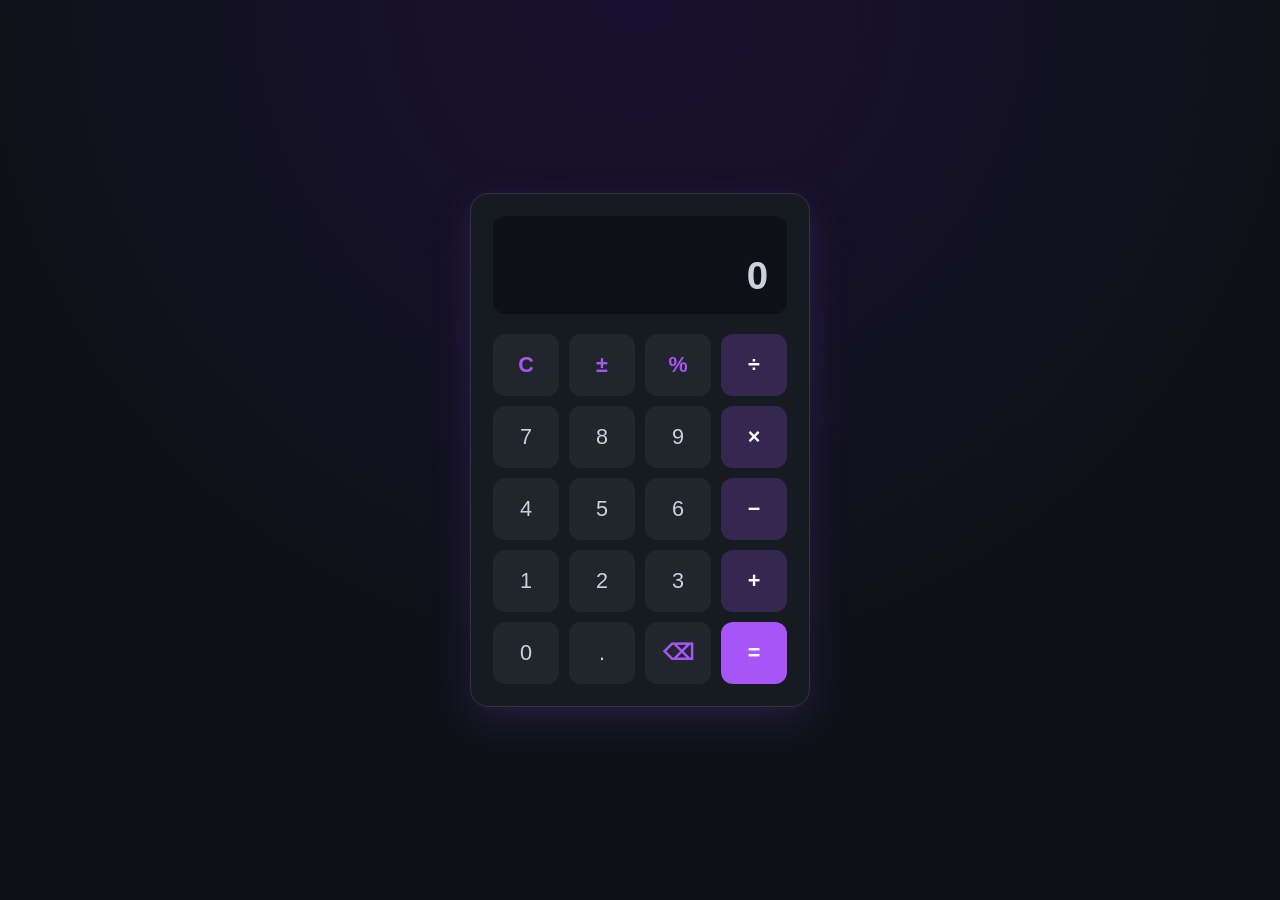
<file: index.html>
<!DOCTYPE html>
<html lang="pt-br">
<head>
    <meta charset="UTF-8">
    <meta name="viewport" content="width=device-width, initial-scale=1.0">
    <title>Calculadora</title>
    <link rel="stylesheet" href="style.css">
</head>
<body>
    <main class="calculator" role="application" aria-label="Calculadora">
        <div class="screen">
            <div class="expression" id="expression" aria-hidden="true"></div>
            <input
                type="text"
                id="display"
                class="display"
                value="0"
                readonly
                aria-live="polite"
                aria-label="Resultado"
            >
        </div>

        <div class="buttons">
            <button class="button action" data-action="clear">C</button>
            <button class="button action" data-action="sign">±</button>
            <button class="button action" data-action="percent">%</button>
            <button class="button operator" data-operator="/">÷</button>

            <button class="button" data-number="7">7</button>
            <button class="button" data-number="8">8</button>
            <button class="button" data-number="9">9</button>
            <button class="button operator" data-operator="*">×</button>

            <button class="button" data-number="4">4</button>
            <button class="button" data-number="5">5</button>
            <button class="button" data-number="6">6</button>
            <button class="button operator" data-operator="-">−</button>

            <button class="button" data-number="1">1</button>
            <button class="button" data-number="2">2</button>
            <button class="button" data-number="3">3</button>
            <button class="button operator" data-operator="+">+</button>

            <button class="button zero" data-number="0">0</button>
            <button class="button" data-action="decimal">.</button>
            <button class="button action" data-action="backspace" aria-label="Apagar">⌫</button>
            <button class="button equal" data-action="equals">=</button>
        </div>
    </main>

    <script src="script.js"></script>
</body>
</html>
</file>
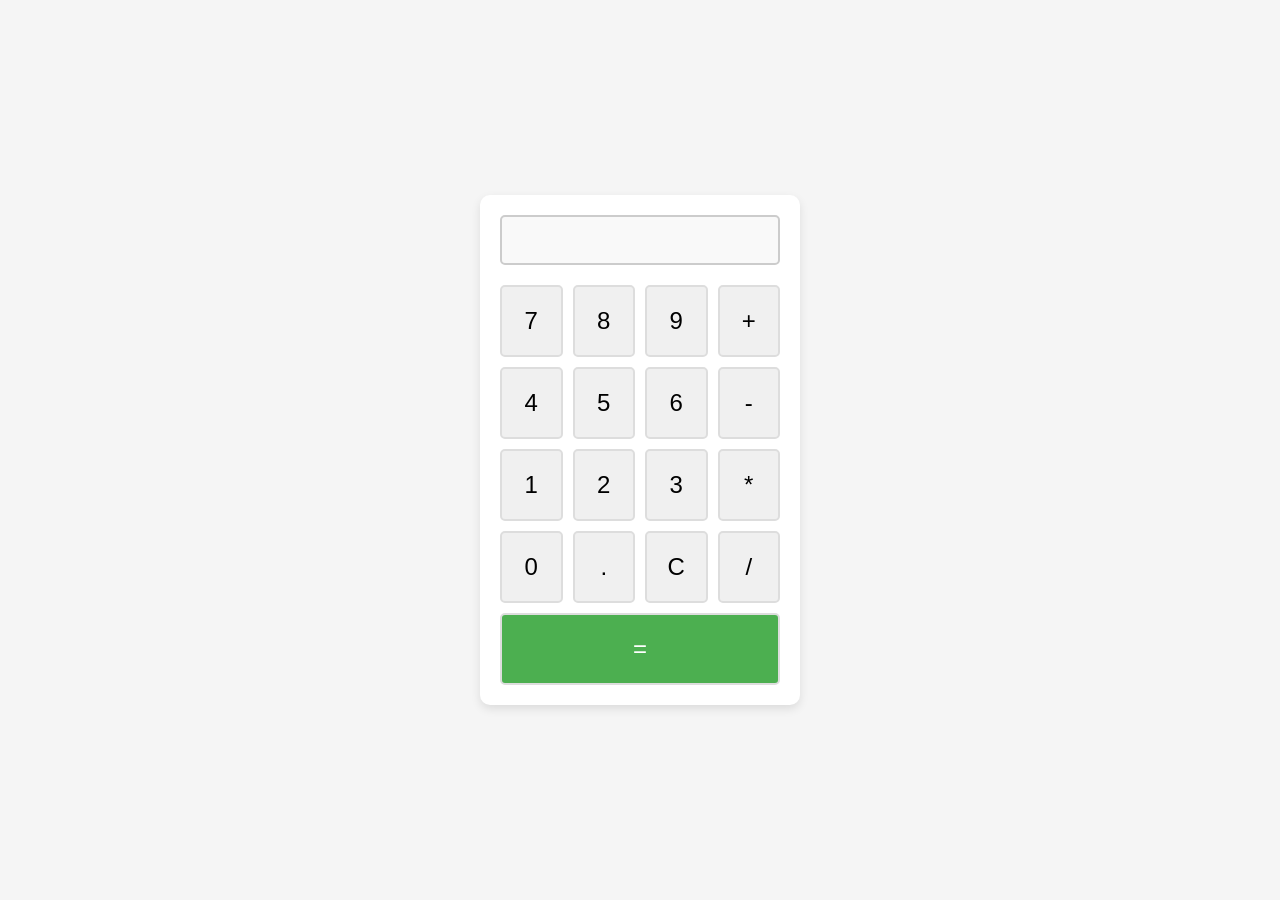
<file: calculadora/index.html>
<!DOCTYPE html>
<html lang="pt-br">
<head>
    <meta charset="UTF-8">
    <meta name="viewport" content="width=device-width, initial-scale=1.0">
    <title>Calculadora</title>
    <link rel="stylesheet" href="style.css">
</head>
<body>
    <div class="calculator">
        <input type="text" id="display" class="display" disabled>
        <div class="buttons">
            <button class="button" onclick="appendNumber('7')">7</button>
            <button class="button" onclick="appendNumber('8')">8</button>
            <button class="button" onclick="appendNumber('9')">9</button>
            <button class="button" onclick="appendOperator('+')">+</button>

            <button class="button" onclick="appendNumber('4')">4</button>
            <button class="button" onclick="appendNumber('5')">5</button>
            <button class="button" onclick="appendNumber('6')">6</button>
            <button class="button" onclick="appendOperator('-')">-</button>

            <button class="button" onclick="appendNumber('1')">1</button>
            <button class="button" onclick="appendNumber('2')">2</button>
            <button class="button" onclick="appendNumber('3')">3</button>
            <button class="button" onclick="appendOperator('*')">*</button>

            <button class="button" onclick="appendNumber('0')">0</button>
            <button class="button" onclick="appendDecimal()">.</button>
            <button class="button" onclick="clearDisplay()">C</button>
            <button class="button" onclick="appendOperator('/')">/</button>

            <button class="button equal" onclick="calculateResult()">=</button>
        </div>
    </div>

    <script src="script.js"></script>
</body>
</html>
</file>
<file: style.css>
* {
    margin: 0;
    padding: 0;
    box-sizing: border-box;
}

:root {
    --bg: #0d1117;
    --surface: #161b22;
    --btn: #21262d;
    --btn-hover: #30363d;
    --accent: #a855f7;
    --accent-hover: #9333ea;
    --text: #c9d1d9;
    --text-dim: #8b949e;
}

body {
    font-family: 'Segoe UI', Arial, sans-serif;
    background: radial-gradient(circle at top, #1a1030 0%, var(--bg) 60%);
    display: flex;
    justify-content: center;
    align-items: center;
    min-height: 100vh;
    padding: 16px;
}

.calculator {
    background-color: var(--surface);
    border: 1px solid #30363d;
    border-radius: 18px;
    box-shadow: 0 12px 40px rgba(168, 85, 247, 0.18);
    padding: 22px;
    width: 100%;
    max-width: 340px;
}

.screen {
    background-color: var(--bg);
    border-radius: 12px;
    padding: 16px 18px;
    margin-bottom: 20px;
    min-height: 96px;
    display: flex;
    flex-direction: column;
    justify-content: flex-end;
    overflow: hidden;
}

.expression {
    color: var(--text-dim);
    font-size: 1em;
    text-align: right;
    min-height: 22px;
    letter-spacing: 1px;
    word-break: break-all;
}

.display {
    width: 100%;
    border: none;
    outline: none;
    background: transparent;
    color: var(--text);
    font-size: 2.4em;
    font-weight: 600;
    text-align: right;
    letter-spacing: 1px;
    word-break: break-all;
}

.buttons {
    display: grid;
    grid-template-columns: repeat(4, 1fr);
    gap: 10px;
}

.button {
    padding: 18px 0;
    font-size: 1.35em;
    color: var(--text);
    background-color: var(--btn);
    border: none;
    border-radius: 12px;
    cursor: pointer;
    transition: background-color 0.15s, transform 0.05s;
    user-select: none;
}

.button:hover {
    background-color: var(--btn-hover);
}

.button:active {
    transform: scale(0.96);
}

.button.action {
    color: var(--accent);
    font-weight: 600;
}

.button.operator {
    color: #fff;
    background-color: rgba(168, 85, 247, 0.22);
    font-weight: 600;
}

.button.operator:hover {
    background-color: rgba(168, 85, 247, 0.35);
}

.button.zero {
    grid-column: span 1;
}

.button.equal {
    background-color: var(--accent);
    color: #fff;
    font-weight: 700;
}

.button.equal:hover {
    background-color: var(--accent-hover);
}
</file>
<file: calculadora/style.css>
* {
    margin: 0;
    padding: 0;
    box-sizing: border-box;
}

body {
    font-family: Arial, sans-serif;
    background-color: #f5f5f5;
    display: flex;
    justify-content: center;
    align-items: center;
    height: 100vh;
    margin: 0;
}

.calculator {
    background-color: #fff;
    border-radius: 10px;
    box-shadow: 0 4px 10px rgba(0, 0, 0, 0.1);
    padding: 20px;
    width: 320px;
}

.display {
    width: 100%;
    height: 50px;
    font-size: 2em;
    text-align: right;
    padding: 10px;
    margin-bottom: 20px;
    border: 2px solid #ccc;
    border-radius: 5px;
    background-color: #f9f9f9;
}

.buttons {
    display: grid;
    grid-template-columns: repeat(4, 1fr);
    gap: 10px;
}

.button {
    padding: 20px;
    font-size: 1.5em;
    background-color: #f0f0f0;
    border: 2px solid #ddd;
    border-radius: 5px;
    cursor: pointer;
    transition: background-color 0.3s;
}

.button:hover {
    background-color: #e0e0e0;
}

.equal {
    grid-column: span 4;
    background-color: #4CAF50;
    color: white;
}

.equal:hover {
    background-color: #45a049;
}
</file>
